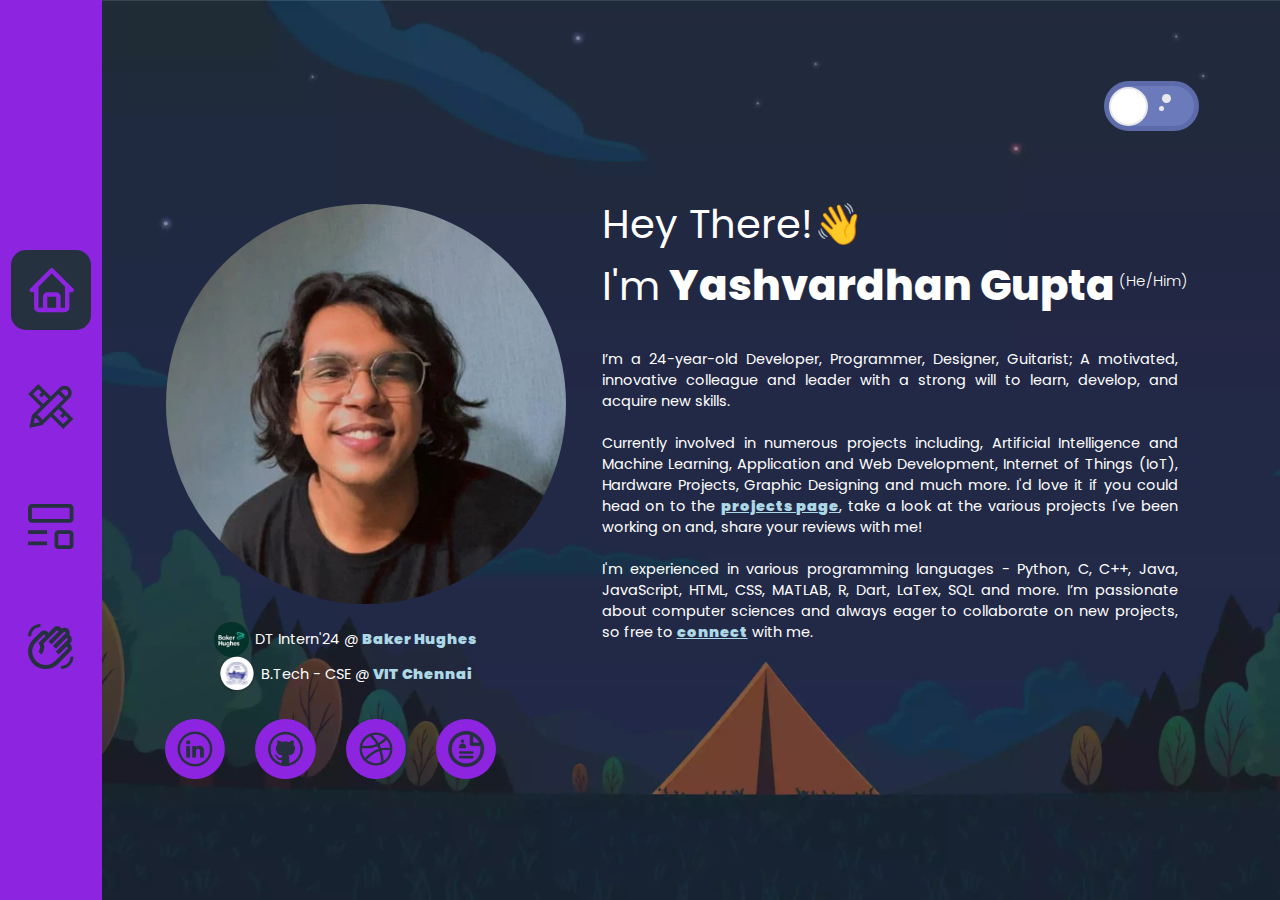
<file: index.html>
<!DOCTYPE html>
<html lang="en">
<head>
    <meta charset="UTF-8">
    <meta http-equiv="X-UA-Compatible" content="IE=edge">
    <meta name="viewport" content="width=device-width, initial-scale=1.0"> 
    <meta name="description" content="Yashvardhan Gupta | 21-year-old Developer, Programmer, Designer, Guitarist; A motivated, innovative colleague and leader with a strong will to learn, develop, and acquire new skills.">
    <meta name="theme-color" content="#8D24DF"/>
    <link rel="icon" href="/assets/images/Home-Purple.svg" type="image/svg+xml">
    <link rel="stylesheet" media="screen and (min-width: 768px)" href="/css/style.css">
    <link rel="stylesheet" media="screen and (max-width: 768px)" href='css/phone.css' />
    <script>document.addEventListener("DOMContentLoaded", function() {
        var homeSocialLinks = document.querySelectorAll("#home_social a");
        homeSocialLinks.forEach(function(link) {
          link.setAttribute("target", "_blank");
        });
      });
      </script>
    <script src="/js/mode.js"></script>
    <title>Home</title>
</head>
<body style="background-image: url(/assets/images/BG-Home-min.webp); background-size: cover;">
    <div class="home-page">
        <!-- navbar -->
        <div class = "navbar">
            <ul>
                <li id="active"><a href="index.html" title="Home | Press Key 1"><img src="/assets/images/Home-Purple.svg" id="home" alt="Yashvardhan Gupta | Home Logo"></a></li>
                <li><a href="/html/project.html" title="Projects | Press Key 2"><img src="/assets/images/Projects.svg" id = "projects"  alt="Yashvardhan Gupta | Project Logo"></a></li>
                <li><a href="/html/blog.html" title="Blog | Press Key 3"><img src="/assets/images/Blog.svg" id = "blog"  alt="Yashvardhan Gupta | Blog Logo"></a></li>
                <li><a href="/html/contact.html" title="Connect | Press Key 4"><img src="/assets/images/Connect.svg" id = "connect"  alt="Yashvardhan Gupta | Contact Logo"></a></li>
            </ul>
        </div>
    
        <!-- home left  -->
        <div class = "home_left">
            <img src = "/assets/images/DP.webp" id = "DP"  alt="Yashvardhan Gupta | Self Image" style="border-radius: 100%;">
            <div class="home_tagline" id="home_tagline">
                <img id = "tagline_logo" src="/assets/images/Logo-BH.jpeg" alt="Baker Hughes Logo">
                <p>DT Intern'24 @ <a href="/html/blog.html#baker_hughes" style="text-decoration: none;">Baker Hughes</a></p>
            </div>

            <div class="home_tagline" id="home_tagline">
                <img id = "tagline_logo" src="/assets/images/Icon-CCPS.svg" alt="VIT Logo" style="scale: 1.1;">
                <p>B.Tech - CSE @ <a href="/html/blog.html#vit" style="text-decoration: none;">VIT Chennai</a></p>
            </div>
            <div class = "home_social" id = "home_social">
                <ul>
                    <li><a href="https://www.linkedin.com/in/yashvardhang11/" title="LinkedIn"><img src="/assets/images/LinkedIn.png"  alt="Yashvardhan Gupta | LinkedIn Logo" id="LinkedIn"></a></li>
                    <li><a href="https://github.com/YashvardhanG" title="GitHub"><img src="/assets/images/GitHub.png"  alt="Yashvardhan Gupta | GitHub Logo" id="GitHub"></a></li>
                    <li><a href="https://dribbble.com/yashvardhang" title="Dribbble"><img src="/assets/images/Dribbble.png"  alt="Yashvardhan Gupta | Dribbble Logo" id="Dribbble"></a></li>
                    <li><a href = "/resume.html" title="CV | Resume"><img src="/assets/images/CV.svg" alt="Yashvardhan Gupta | Resume Logo" id="resume"></a></li>
                </ul>
            </div>
        </div>
    
        <!-- home right  -->
        <div class="home_right">
            <div class="toggle" id="top_right">
                <input type="checkbox" id="toggle" class="toggle--checkbox" onclick="change()"/>
                <label for="toggle" class="toggle--label" title="Toggle | Press Key t">  
                    <span class="toggle--label-background"></span>
                </label>
            </div>
            <h2>Hey There!&#128075;</h2>
            <h1>I'm<strong id="name"> Yashvardhan Gupta</strong><sup id="pronouns"> (He/Him)</sup></h1>
            <p>I’m a <span id="age"></span>-year-old Developer, Programmer, Designer, Guitarist; A motivated, innovative colleague and leader with a strong will to learn, develop, and acquire new skills.
                <br><br>
                Currently involved in numerous projects including, Artificial Intelligence and Machine Learning, Application and Web Development, Internet of Things (IoT), Hardware Projects, Graphic Designing and much more. I'd love it if you could head on to the <a href="/html/project.html">projects page</a>, take a look at the various projects I've been working on and, share your reviews with me!  
                <br><br>
                I'm experienced in various programming languages - Python, C, C++, Java, JavaScript, HTML, CSS, MATLAB, R, Dart, LaTex, SQL and more. I’m passionate about computer sciences and always eager to collaborate on new projects, so free to <a href="/html/contact.html">connect</a> with me.
            </p>
            <script>
                var dob = new Date("07/11/2002");  
                var month_diff = Date.now() - dob.getTime();  
                var age_dt = new Date(month_diff);   
                var year = age_dt.getUTCFullYear();  
                var age = Math.abs(year - 1970);  
                document.getElementById("age").innerHTML = age;
            </script>
        </div>
    </div>

    <!-- helpbox -->
    <div class="helpbox" id="helpbox">
        <div class="helpbox_content" id="helpbox_content">
          <h1>Keyboard Combos <b id="heading_bold">/</b></h1>  
          <p>Navigate the Menu-NavBar<br><b>1</b><b>2</b><b>3</b><b>4</b><br><br>Toggle Light/Dark Mode<br><b>t</b><br><br>Go Back/Next (Projects & Blog)<br><b>⬅</b><b>➡</b><br><br>Scroll Up/Down (Projects & Blog)<br><b>⬆</b><b>⬇</b></p>
        </div>
    </div>

    <!-- popup -->
    <div class="popup" id="popup">
        <div class="popup_content" id="popup_content">
          <h1>&#128064; Pssst</h1>  
          <p>Press the <b>/</b> Forward slash key</p>
        </div>
    </div>

</body>
</html>
</file>
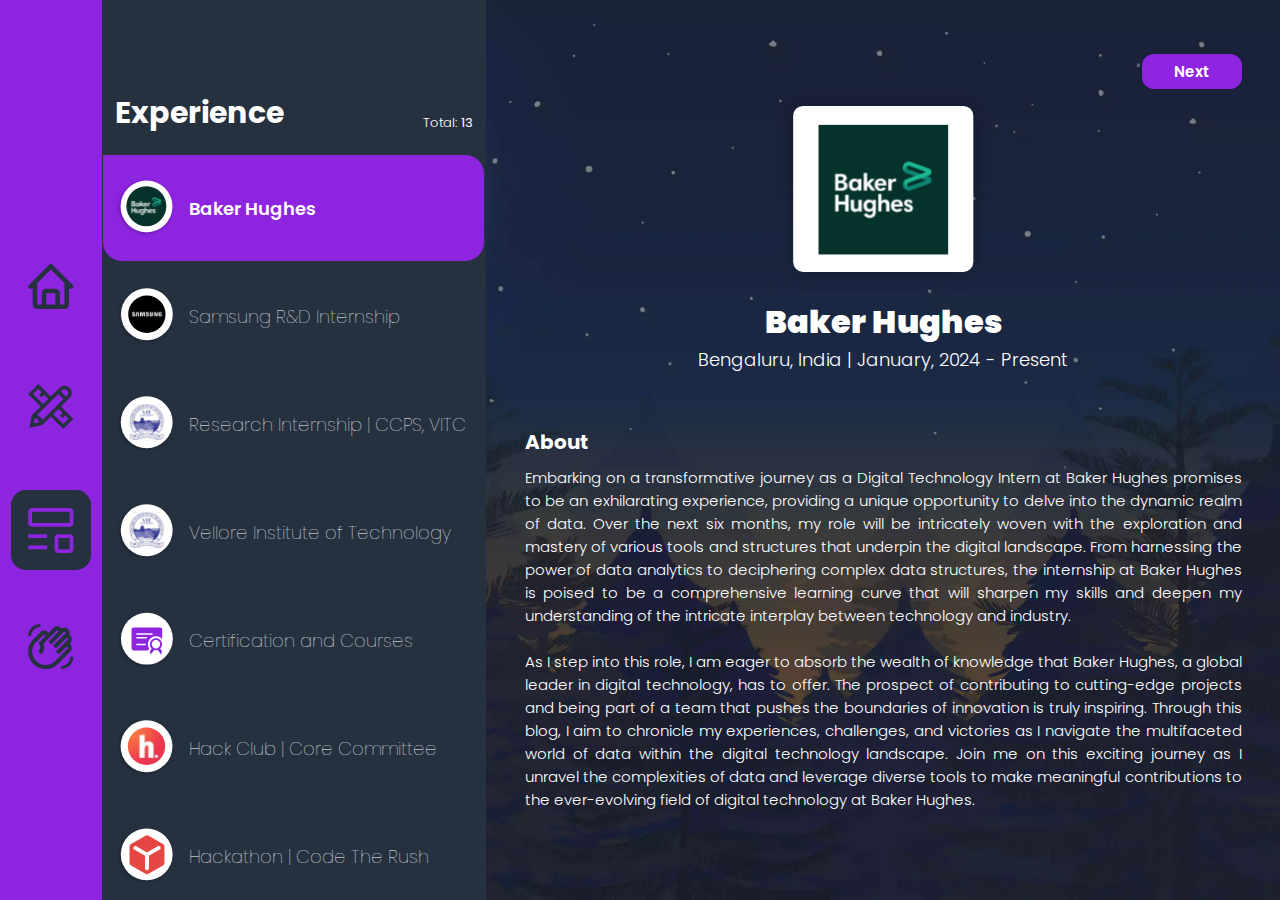
<file: html/blog.html>
<!DOCTYPE html>
<html lang="en">
<head>
    <meta charset="UTF-8">
    <meta http-equiv="X-UA-Compatible" content="IE=edge">
    <meta name="viewport" content="width=device-width, initial-scale=1.0">
    <meta name="description" content="Yashvardhan Gupta | Work Experience, Courses, Samsung, Internships and Workshops.">
    <meta name="theme-color" content="#8D24DF"/>
    <link rel="icon" href="/assets/images/Blog-Purple.svg" type="image/svg+xml">
    <link rel="stylesheet" media="screen and (min-width: 768px)" href="/css/style.css">
    <link rel="stylesheet" media="screen and (max-width: 768px)" href="/css/phone.css" />
    <script src="/js/mode.js"></script>
    <title>Blog</title>
</head>
<body style="background-image: url(/assets/images/BG-Blog-min.webp); background-size: cover;">
    <!-- navbar -->
    <div class = "navbar">
        <ul>
            <li><a href="/index.html" title="Home | Press Key 1"><img src="/assets/images/Home.svg" id="home"  alt="Yashvardhan Gupta | Home Logo"></a></li>
            <li><a href="project.html" title="Projects | Press Key 2"><img src="/assets/images/Projects.svg" id="projects"  alt="Yashvardhan Gupta | Project Logo"></a></li>
            <li id="active"><a href="blog.html" title="Blog | Press Key 3"><img src="/assets/images/Blog-Purple.svg"  alt="Yashvardhan Gupta | Blog Logo"></a></li>
            <li><a href="contact.html" title="Connect | Press Key 4"><img src="/assets/images/Connect.svg" id="connect"  alt="Yashvardhan Gupta | Contact Logo"></a></li>
        </ul>
    </div>

    <!-- pane -->
    <button type="button" id="menu" onclick="blog_menu()">☰</button>
    <div class="pane" id="pane">
        <div class="heading">
            <h1>Experience</h1><h3>Total: <b><span id = "total"></span></b></h3>
        </div>
        <div class="pane-project-container" id="pane_container">
            <div class="pane-project" id="baker_hughes">
                <img src="/assets/images/Icon-BH.svg"  alt="Yashvardhan Gupta | Baker Hughes">
                <h2>Baker Hughes</h2>
            </div>
            <div class="pane-project" id="samsung">
                <img src="/assets/images/Icon-Samsung.svg"  alt="Yashvardhan Gupta | Samsung Internship">
                <h2>Samsung R&D Internship</h2>
            </div>
            <div class="pane-project" id="ccps">
                <img src="/assets/images/Icon-CCPS.svg"  alt="Yashvardhan Gupta | VIT Logo">
                <h2>Research Internship | CCPS, VITC</h2>
            </div>
            <div class="pane-project" id="vit">
                <img src="/assets/images/Icon-CCPS.svg"  alt="Yashvardhan Gupta | VIT Logo">
                <h2>Vellore Institute of Technology</h2>
            </div>
            <div class="pane-project" id="courses">
                <img src="/assets/images/Icon-Certificate.svg"  alt="Yashvardhan Gupta | Certification Courses">
                <h2>Certification and Courses</h2>
            </div>
            <div class="pane-project" id="hc">
                <img src="/assets/images/Icon-HC.svg"  alt="Yashvardhan Gupta | HackClub Logo">
                <h2>Hack Club | Core Committee</h2>
            </div>
            <div class="pane-project" id="hackathon">
                <img src="/assets/images/Icon-Hackathon.svg"  alt="Yashvardhan Gupta | Hackathon Logo">
                <h2>Hackathon | Code The Rush</h2>
            </div>
            <div class="pane-project" id="technovit">
                <img src="/assets/images/Icon-Technovit.svg"  alt="Yashvardhan Gupta | technovit logo">
                <h2>TechoVIT | Overall Coordinator</h2>
            </div>
            <div class="pane-project" id="apac">
                <img src="/assets/images/Icon-Graphics.svg"  alt="Yashvardhan Gupta | Asisa Virtual Conference Logo">
                <h2>Asia Virtual Conference</h2>
            </div>
            <div class="pane-project" id="tkd">
                <img src="/assets/images/Icon-TKD.svg"  alt="Yashvardhan Gupta | Taekwon-Do Logo">
                <h2>Taekwon-Do</h2>
            </div><div class="pane-project" id="mun">
                <img src="/assets/images/Icon-MUN.svg"  alt="Yashvardhan Gupta | MUN Logo">
                <h2>Model United Nations</h2>
            </div>
            <div class="pane-project" id="guitar">
                <img src="/assets/images/Icon-Guitar.svg"  alt="Yashvardhan Gupta | Guitar Logo">
                <h2>Music</h2>
            </div>
            <div class="pane-project" id="literature">
                <img src="/assets/images/Icon-Literature.svg"  alt="Yashvardhan Gupta | Literature Logo">
                <h2>Literature</h2>
            </div>
        </div>
    </div>
    
    <!-- project detail -->
    <div class="project-detail" id="project-detail">
        <div class="nav-buttons">
            <button id="back" title="Back | Press Left Arrow Key" onclick="back()">Back</button>
            <button id="next" title="Next | Press Right Arrow Key" onclick="next()">Next</button>
        </div>
        <img src="/assets/images/Main-Cynthia.svg" alt="" id="main-image"  alt="Yashvardhan Gupta | Main Image">
        <h1 id = "title">Blog Title</h1>
        <h3 id = "byline">Blog Sub-Title</h3>
    </div>

    <!-- helpbox -->
    <div class="helpbox" id="helpbox">
        <div class="helpbox_content" id="helpbox_content">
          <h1>Keyboard Combos <b id="heading_bold">/</b></h1>  
          <p>Navigate the Menu-NavBar<br><b>1</b><b>2</b><b>3</b><b>4</b><br><br>Toggle Light/Dark Mode<br><b>t</b><br><br>Go Back/Next (Projects & Blog)<br><b>⬅</b><b>➡</b><br><br>Scroll Up/Down (Projects & Blog)<br><b>⬆</b><b>⬇</b></p>
        </div>
    </div>

    <script>
        function blog_menu() 
        {
            let toggle = document.getElementById("pane");
            if (toggle.style.visibility == "visible") 
            {
                toggle.style.visibility = "hidden";
                console.log(toggle.style.visibility);
            }
            
            else {
                toggle.style.visibility = "visible";
                console.log(toggle.style.visibility);
            }
        }

        elements = document.getElementsByClassName("pane-project");
        document.getElementById("total").innerHTML = elements.length;
    </script>
    <script src="/js/blog.js"></script>
</body>
</html>
</file>
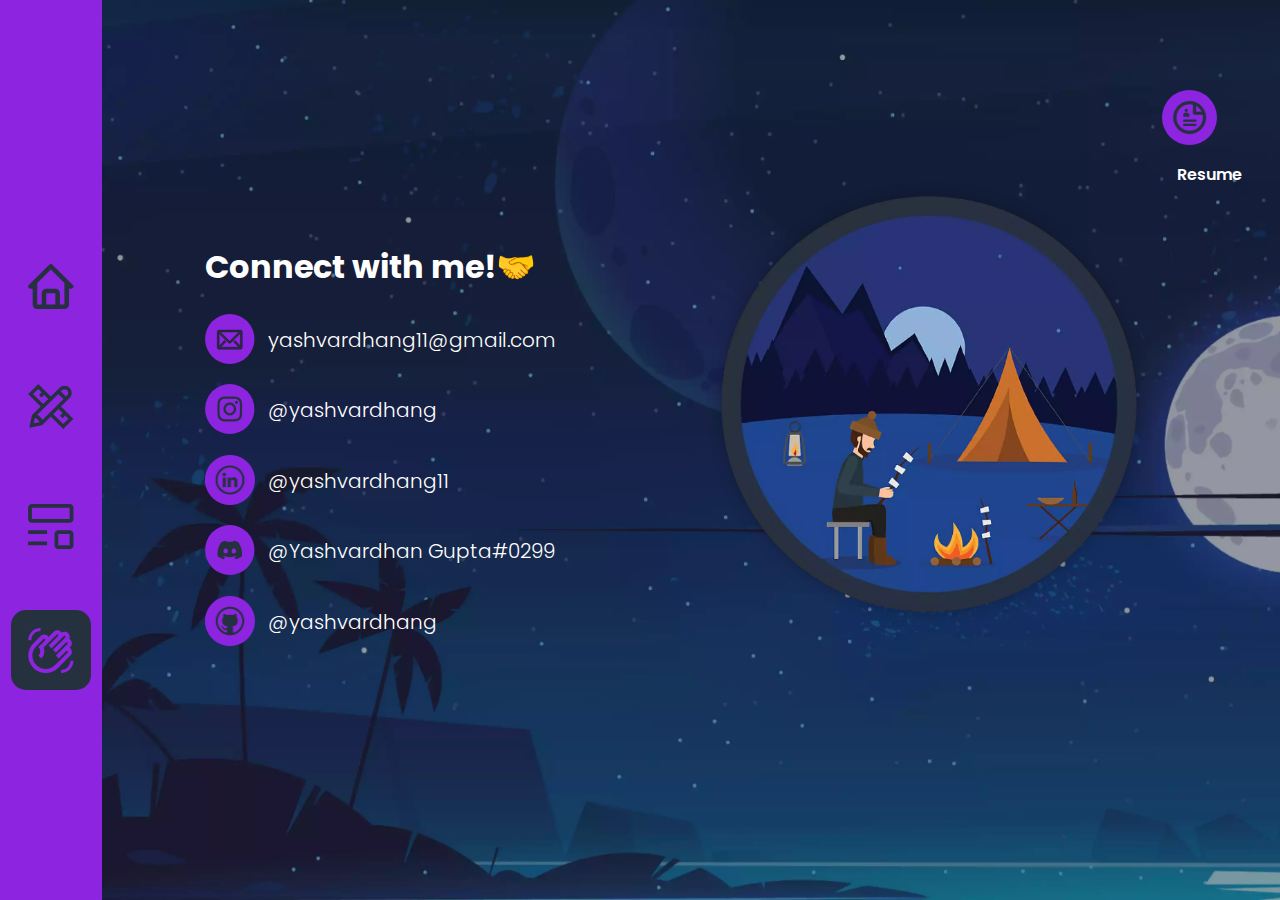
<file: html/contact.html>
<!DOCTYPE html>
<html lang="en">
<head>
    <meta charset="UTF-8">
    <meta http-equiv="X-UA-Compatible" content="IE=edge">
    <meta name="viewport" content="width=device-width, initial-scale=1.0">
    <meta name="description" content="Yashvardhan Gupta | Contact - Connect with me!">
    <meta name="theme-color" content="#8D24DF"/>
    <link rel="icon" href="/assets/images/Connect-Purple.svg" type="image/svg+xml">
    <link rel="stylesheet" media="screen and (min-width: 768px)" href="/css/style.css">
    <link rel="stylesheet" media="screen and (max-width: 768px)" href="/css/phone.css" />
    <script>document.addEventListener("DOMContentLoaded", function() {
        var contactSocialLinks = document.querySelectorAll("#contact_left a");
        contactSocialLinks.forEach(function(link) {
          link.setAttribute("target", "_blank");
        });
      });
      </script>
    <script src="/js/mode.js"></script>
    <title>Contact</title>
</head>
<body style="background-image: url(/assets/images/BG-Contact-min.webp); background-size: cover;">
    <!-- navbar -->
    <div class = "navbar">
        <ul>
            <li><a href="/index.html" title="Home | Press Key 1"><img src="/assets/images/Home.svg" id="home" alt="Yashvardhan Gupta | Home Logo"></a></li>
            <li><a href="project.html" title="Projects | Press Key 2"><img src="/assets/images/Projects.svg" id="projects"  alt="Yashvardhan Gupta | Project Logo"></a></li>
            <li><a href="blog.html" title="Blog | Press Key 3"><img src="/assets/images/Blog.svg" id = "blog"  alt="Yashvardhan Gupta | Blog Logo"></a></li>
            <li id="active"><a href="contact.html" title="Connect | Press Key 4"><img src="/assets/images/Connect-Purple.svg"  alt="Yashvardhan Gupta | Contact Logo"></a></li>
        </ul>
    </div>

    <!-- contact left  -->
    <div class = "contact_left" id="contact_left">
        <h1>Connect with me!&#129309;</h1>
        <div class="contact_field">
            <a href="mailto:yashvardhang11@gmail.com" title="E-Mail" target="_blank" rel="noreferrer noopener"><img src="/assets/images/Icon-Mail.svg"  alt="Yashvardhan Gupta | Mail Logo" id="mail"></a>
            <h2>yashvardhang11@gmail.com</h2>
        </div>
        <div class="contact_field">
            <a href="https://instagram.com/yashvardhang" title="Instagram" target="_blank" rel="noreferrer noopener"><img src="/assets/images/Icon-Insta.svg"  alt="Yashvardhan Gupta | Instagram Logo" id="insta"></a>
            <h2>@yashvardhang</h2>
        </div>
        <div class="contact_field">
            <a href="https://www.linkedin.com/in/yashvardhang11/" title="LinkedIn" target="_blank" rel="noreferrer noopener"><img src="/assets/images/LinkedIn.png"  alt="Yashvardhan Gupta | LinkedIn Logo" id="linkedin"></a>
            <h2>@yashvardhang11</h2>
        </div>
        <div class="contact_field">
            <a href="https://discordapp.com/users/760883282475745340" title="Discord" target="_blank" rel="noreferrer noopener"><img src="/assets/images/Icon-Discord.svg"  alt="Yashvardhan Gupta | Discord Logo" id="discord"></a>
            <h2>@Yashvardhan Gupta#0299</h2>
        </div>
        <div class="contact_field">
            <a href="https://github.com/YashvardhanG" title="GitHub" target="_blank" rel="noreferrer noopener"><img src="/assets/images/GitHub.png"  alt="Yashvardhan Gupta | GitHub Logo" id="github"></a>
            <h2>@yashvardhang</h2>
        </div>
    </div>

    <!-- contact right image  -->
    <div class="contact_right">
        <a href = "/resume.html" id="contact_top-right" title="CV | Resume"><img src="/assets/images/CV.svg" alt="Yashvardhan Gupta | Resume Logo" id="button"></a>
        <img src="/assets/images/Contact-Image-min.webp" alt="Yashvardhan Gupta | Contact Image" id="contact">
    </div>
    <p id = "text">Resume</p>

    <!-- helpbox -->
    <div class="helpbox" id="helpbox">
        <div class="helpbox_content" id="helpbox_content">
          <h1>Keyboard Combos <b id="heading_bold">/</b></h1>  
          <p>Navigate the Menu-NavBar<br><b>1</b><b>2</b><b>3</b><b>4</b><br><br>Toggle Light/Dark Mode<br><b>t</b><br><br>Go Back/Next (Projects & Blog)<br><b>⬅</b><b>➡</b><br><br>Scroll Up/Down (Projects & Blog)<br><b>⬆</b><b>⬇</b></p>
        </div>
    </div>
</body>
</html>
</file>
<file: css/style.css>
@import url('https://fonts.googleapis.com/css2?family=Poppins&display=swap');

/* GENERAL */
* {
	box-sizing: border-box;
	margin: 0;
	padding: 0;
}

html {
	scroll-behavior: smooth;
}

body {
	font-family: 'Poppins', sans-serif;
	color: #263140;
}

a {
	color: #8D24DF;
	font-weight: 900;
}

/* NAVBAR */
.navbar {
	display: flex;
	flex-direction: column;
	justify-content: center;
	align-items: center;
	height: 100vh;
	width: 8vw;
	background: #8D24DF;
	left: 0px;
	top: 0px;
}
 
.navbar ul {
	list-style-type: none;
}

.navbar li {
	margin-top: 40px;
	height: 80px;
	width: 80px;
	display: flex;
  	align-items: center;
	justify-content: center;
}

.navbar li#active {
	background: #fff;
	border-radius: 15px;
	padding-top: 7px;
}

.navbar li:hover {
	background: #692d97;
	border-radius: 15px;
	padding-top: 7px;	
}

.navbar img {
	height: 45px;
}

/* HOME PAGE*/

.home_left {
	height: 100vh;
	top: 0;
	position: absolute;
	width: 30vw;
	margin-left: 12vw;
	display: flex;
	flex-direction: column;
	justify-content: center;
	padding-top: 10vh;
}

.home_left #DP{
	height: 400px;
	width: 400px;
	justify-content: center;
	margin-left: 1vw;
	margin-bottom: 2vh;
}

.home_social{
	align-self: center flex-end;
	margin-top: 3vh;
}

.home_social ul {
	display: flex;
	flex-direction: row;
	list-style-type: none;
	justify-content: center;
}

.home_social img{
	height: 60px;
	margin-right: 30px;
	transition: transform .8s ease-in-out;
}

.home_social img:hover {
	transform: rotate(360deg);
}

.home_right {
	height: 100vh;
	top: 0;
	position: absolute;
	width: 53vw;
	margin-left: 47vw;
	display: flex;
	flex-direction: column;
}

.home_right h2 {
	margin-top: 7vh;
	font-weight: 400;
	font-size: 40px;
	display: inline;
}

.home_right h1 {
	font-weight: 400;
	font-size: 40px;
	display: inline;	
}

.home_right strong {
    font-weight: 800;
    font-size: 42px;
}

.home_right sup {
	font-size: 15px; 
	font-weight: 300;
}

.home_right p {
	margin-top: 3.5vh;
	font-weight: 400;
	font-size: 14.5px;
	display: inline;	
	text-align: justify;
	width: 45vw;
}

.home_right img {
	height: 60px;
	transition: transform .8s ease-in-out;
}

.home_right img:hover {
	transform: rotate(360deg);
}

.home_right #top_right {
	align-self: flex-end;
	margin-top: 2vh;
	margin-right: 2vh;
}

.home_tagline {
	align-self: center;
	display: flex;
}

.home_tagline #tagline_logo {
	height: 35px;
	border-radius: 50px;
}

.home_tagline p {
	margin-left: 0.5vw;
	align-self: center;
	font-weight: 400;
	font-size: 14.5px;
}

/* TOGGLE BUTTON */
:root {
	/** sunny side **/
	--blue-background: #c2e9f6;
	--blue-border: #72cce3;
	--blue-color: #96dcee;
	--yellow-background: #fffaa8;
	--yellow-border: #f5eb71;
	/** dark side **/
	--indigo-background: #808fc7;
	--indigo-border: #5d6baa;
	--indigo-color: #6b7abb;
	--gray-border: #e8e8ea;
	--gray-dots: #e8e8ea;
	/** general **/
	--white: #fff;
}

.toggle--checkbox {
	display: none;
}

.toggle--label {
	width: 95px;
	height: 50px;
	background: var(--blue-color);
	border-radius: 100px;
	border: 5px solid var(--blue-border);
	display: flex;
	position: relative;
	transition: all 350ms ease-in;
	align-self: flex-end;
	margin-top: 7vh;
	margin-right: 7vh;
}

.toggle--label:before {
	animation-name: reverse;
	animation-duration: 350ms;
	animation-fill-mode: forwards;
	transition: all 350ms ease-in;
	content: '';
	width: 35px;
	height: 35px;
	border: 2px solid var(--yellow-border);
	top: 0.5px;
	position: absolute;
	border-radius: 82px;
	background: var(--yellow-background);
}

.toggle--label-background:before {
	content: '';
	position: absolute;
	width: 20px;
	height: 3px;
	border-radius: 5px;
	background: var(--white);
	left: 50px;
	top: 15px;
	transition: all 150ms ease-in;
}

.toggle--label-background:after {
	content: '';
	position: absolute;
	top: 22px;
	width: 20px;
	height: 3px;
	border-radius: 5px;
	background: var(--white);
	left: 57px;
	transition: all 150ms ease-in;
}  
  
.toggle--checkbox:checked + .toggle--label {
	background: var(--indigo-color);
	border-color: var(--indigo-border);
}

.toggle--checkbox:checked + .toggle--label:before {
	background: var(--white);
	border-color: var(--gray-border);
	animation-name: switch;
	animation-duration: 350ms;
	animation-fill-mode: forwards;
}

.toggle--label:after {
	transition-delay: 0ms;
	transition: all 250ms ease-in;
	position: absolute;
	content: '';
	box-shadow: var(--gray-dots) -25px 10px 0 2px, var(--gray-dots) -30px 20px 0 0px;
	left: 80px;
	top: 0px;
	width: 5px;
	height: 5px;
	background: transparent;
	border-radius: 50%;
	opacity: 0;
}

.toggle--checkbox:checked + .toggle--label:after {
	transition-delay: 350ms;
	opacity: 1;
}

.toggle--checkbox:checked + .toggle--label .toggle--label-background:before {
	width: 5px;
	height: 5px;
	top: 15px;
	left: 25px;
}  

.toggle--checkbox:checked + .toggle--label .toggle--label-background:after {
	width: 4px;
	height: 4px;
	left: 15px;
	top: 25px;
}

@keyframes reverse {
	0% {
	  left: 45px;
	  width: 35px;
	}

	60% {
	  left: 0.5px;
	  width: 45px;
	}

	100% {
	  left: 0.5px;
	}
}

@keyframes switch {
	0% {
	  left: 0.5px;
	}

	60% {
	  left: 0.5px;
	  width: 45px;
	}

	100% {
	  left: 45px;
	  width: 35px;
	}
}

/* PROJECTS PAGE */

.pane {
	height: 100vh;
	width: 30vw;
	top: 0px;
	position: absolute;
	margin-left: 8vw;
	display: flex;
	flex-direction: column;
	border-right: 1px solid #F9F8FF;
	background-color: #fff;
}

.heading {
	margin-top: 10vh;
	padding-bottom: 2vh;
	margin-left: 1vw;	
	display: inline;
}

.heading h1 {
	font-weight: 1200;
	font-size: 30px;
	float: left;
}

.heading h3 {
	font-weight: 300;
	font-size: 13px;
	float: right;
	margin-top: 2.5vh;
	margin-right: 1vw;
}

.pane-project-container {
	overflow-x: hidden;
    overflow-y: auto;
}

.pane-project {
	background-color: #fff;
	height: 12vh;
	border-top: 1px solid #F9F8FF;
	display: flex;
	flex-direction: row;
	align-items: center;
}

.pane-project:hover {
	background-color:#F9F8FF;
	cursor: pointer;
}

.pane img {
	height: 60px;
	margin-left: 1vw;
}

.pane h2 {
	font-size: 18px;
	margin-left: 1vw;
	font-weight: 100;
}

button #menu {
	visibility: hidden;
}

/* SCROLLBAR */
::-webkit-scrollbar {
	width: 3px;
}

::-webkit-scrollbar-thumb {
	background: #8D24DF;
}

::-webkit-scrollbar-thumb:hover {
	background: #8D24DF;
}

.project-detail {
	height: 100vh;
	top: 0px;
	position: absolute;
	width: 62vw;
	margin-left: 38vw;
	overflow-x: hidden;
    overflow-y: auto;
	display: flex;
	flex-direction: column;
}

.nav-buttons {
	margin-top: 6vh;
	margin-left: 3vw;
	margin-right: 3vw;
	display: flex;
	flex-direction: row;
	justify-content: space-between;
}

.nav-buttons button {
	background-color: #8D24DF;
	height: 35px;
	width: 100px;
	color: #fff;
	font-family: Poppins;
	font-weight: 600;
	font-size: 15px;
	border: none;
	border-radius: 12px;
}

.nav-buttons button:hover {
	background-color: #692d97;
	cursor: pointer;
}

.project-detail img {
	height: 200px;
}

.project-detail h1 {
	align-self: center;
	margin-top: 1vh;
	font-weight: 900;
}

.project-detail h3 {
	align-self: center;
	font-weight: 300;
	font-size: 18px;
	padding-bottom: 6vh;
}

.project-detail h2 {
	font-weight: 700;
	font-size: 20px;
	margin-left: 3vw;	
}

.project-detail p {
	font-weight: 300;
	font-size: 15px;
	margin-left: 3vw;	
	margin-right: 3vw;
	text-align: justify;
	margin-top: 1vh;
	padding-bottom: 5vh;
}

/* CONTACT PAGE */
.contact_left {
	height: 100vh;
	top: 0;
	position: absolute;
	display: flex;
	flex-direction: column;
	width: 47vw;
	margin-left: 8vw;
	padding-left: 8vw;
	padding-top: 27vh;
}

.contact_left h1 {
	padding-bottom: 1vh;
}

.contact_field {
	display: flex;
	flex-direction: row;
	align-items: center;
	margin-top: 1vh;
}

.contact_field img{
	height: 50px;
	margin-top: 0.5vh;
	transition: transform .8s ease-in-out;
}

.contact_field img:hover {
	transform: rotate(360deg);
}

.contact_field h2 {
	font-weight: 300;
	margin-left: 1vw;
	font-size: 20px;
}

.contact_right {
	top: 0;
	position: absolute;
	width: 45vw;
	margin-left: 55vw;
	height: 100vh;
	display: flex;
	flex-direction: column;
}

#text {
	position: absolute;
	right: 0px;
	top: 0px;
	margin-right: 3vw;
	margin-top: 18vh;
	font-weight: 600;
}

.contact_right #contact_top-right {
	align-self: flex-end;
	margin-top: 7vh;
	margin-right: 7vh;
}

.contact_right img#button {
	height: 55px;
	transition: transform .8s ease-in-out;
}

.contact_right img#button:hover {
	transform: rotate(360deg);
}

.contact_right img{
	height: 450px;
	align-self: flex-start;
	margin-top: 3vh;
}

/* HELPBOX */
.helpbox {
	display: none; 
	position: fixed;
	z-index: 1; 
	padding-top: 20vh; 
	left: 0;
	top: 0;
	width: 100%;
	height: 100%;
	overflow: auto;
	background-color: rgb(0,0,0);
	background-color: rgba(0,0,0,0.4);
}
  
.helpbox_content {
	background-color: #fefefe;
	margin: auto;
	padding: 25px 20px 20px 30px;
	border: 1px solid #888;
	border-radius: 10px;
	width: 70vw;
	height: 60vh;
	overflow: auto;
}

.helpbox_content b 
{
	background-color: #888;
	border-bottom: 4px solid #444;
	border-radius: 2px;
	padding: 4px 7px 3px 7px; /* top/right/bottom/left */
	color: #FFF;
	font-size: 14px;
	margin-right: 1vw;
	font-weight: 800;
}

.helpbox_content b#heading_bold 
{
	font-size: 18px;
	margin-left: 1vw;
	position: absolute;
	margin-top: 1vh;
	font-weight: 800;
}

.helpbox_content p 
{
	margin-top: 3vh;
}

/* POPUP */
.popup  
{
	display: none; 
	position: fixed;
	z-index: 1; 
	padding-top: 87vh; 
	padding-left: 83vw;
	right: 0;
	bottom: 0;
	width: 100%;
	height: 100%;
	overflow: auto;
}
  
.popup_content {
	background-color: #fefefe;
	margin: auto;
	padding: 8px 20px 10px 15px;
	border: 1px solid #888;
	border-radius: 15px 15px 0px 15px;
	width: 15vw;
	height: 11vh;
	overflow: none;
	font-size: 11px;
}

.popup_content b 
{
	background-color: #888;
	border-bottom: 4px solid #444;
	border-radius: 2px;
	padding: 4px 7px 2px 7px; /* top/right/bottom/left */
	color: #FFF;
	font-size: 9px;
}
</file>
<file: css/phone.css>
@import url('https://fonts.googleapis.com/css2?family=Poppins&display=swap');

/* GENERAL */
* {
	box-sizing: border-box;
	margin: 0;
	padding: 0;
}

html {
	scroll-behavior: smooth;
}

body {
	font-family: 'Poppins', sans-serif;
	color: #263140;
}

a {
	color: #8D24DF;
	font-weight: 900;
}

::-webkit-scrollbar {
	width: 3px;
}

::-webkit-scrollbar-thumb {
	background: #8D24DF;
}

::-webkit-scrollbar-thumb:hover {
	background: #8D24DF;
}

/* NAVBAR */
.navbar {
    width: 100%;
    height: 3.5rem;
    background: #8D24DF;
    bottom: 0px;
    position: fixed;
    border-radius: 12px 12px 0px 0px;
    z-index: 999;
}

.navbar ul {
	list-style-type: none;
    display: flex;
    flex-direction: row;
    justify-content: space-between;
    margin-left: 5%;
    margin-right: 5%;
    margin-top: 0.6rem;
}   

.navbar li {
	display: flex;
    height: 2.8rem;
    width: 2.8rem;
  	align-items: center;
	justify-content: center;
}

.navbar img {
    height: 32px;
    width: 32px;
}

.navbar li#active {
	background: #fff;
	border-radius: 10px;
    padding-top: 0.2rem;
}

/* HOME PAGE */

.home-page {
    display: flex;
    flex-direction: column;
}

.home_left {
	width: 100%;
	display: flex;
	flex-direction: column;
	justify-content: center;
    align-items: center;
	padding-top: 10vh;
}

.home_left #DP{
	height: 200px;
	width: 200px;
	margin-bottom: 1vh;
}

.home_social{
	margin-top: 3vh;
    margin-left: 5vw;
}

.home_social ul {
	display: flex;
	flex-direction: row;
	list-style-type: none;
}

.home_social img {
	height: 40px;
	margin-right: 20px;
}

.home_right {
	width: 100%;
	display: flex;
	flex-direction: column;
    padding-left: 10%;
}

.home_right h2 {
	margin-top: 5vh;
	font-weight: 400;
	font-size: 25px;
	display: inline;
}

.home_right h1 {
	font-weight: 400;
	font-size: 25px;
	display: inline;	
}

.home_right strong {
    font-weight: 800;
    font-size: 25px;
}

.home_right sup {
	font-size: 8px; 
	font-weight: 600;
}

.home_right p {
	margin-top: 4vh;
	font-weight: 300;
	font-size: 13px;
	display: inline;	
	text-align: justify;
    margin-right: 10%;
    padding-bottom: 5rem;
}

.home_right img {
	height: 60px;
}

.home_right #top_right {
    top: 0rem;
    position: absolute;
    right: -1.6rem;
}

.home_tagline {
	align-self: center;
	display: flex;
}

.home_tagline #tagline_logo {
	height: 35px;
	border-radius: 50px;
}

.home_tagline p {
	margin-left: 2vw;
	align-self: center;
	font-weight: 300;
	font-size: 13px;
}

.toggle {
    transform: scale(60%);
}

/* TOGGLE BUTTON */
:root {
	/** sunny side **/
	--blue-background: #c2e9f6;
	--blue-border: #72cce3;
	--blue-color: #96dcee;
	--yellow-background: #fffaa8;
	--yellow-border: #f5eb71;
	/** dark side **/
	--indigo-background: #808fc7;
	--indigo-border: #5d6baa;
	--indigo-color: #6b7abb;
	--gray-border: #e8e8ea;
	--gray-dots: #e8e8ea;
	/** general **/
	--white: #fff;
}

.toggle--checkbox {
	display: none;
}

.toggle--label {
	width: 95px;
	height: 50px;
	background: var(--blue-color);
	border-radius: 100px;
	border: 5px solid var(--blue-border);
	display: flex;
	position: relative;
	transition: all 350ms ease-in;
	align-self: flex-end;
	margin-top: 7vh;
	margin-right: 7vh;
}

.toggle--label:before {
	animation-name: reverse;
	animation-duration: 350ms;
	animation-fill-mode: forwards;
	transition: all 350ms ease-in;
	content: '';
	width: 35px;
	height: 35px;
	border: 2px solid var(--yellow-border);
	top: 0.5px;
	position: absolute;
	border-radius: 82px;
	background: var(--yellow-background);
}

.toggle--label-background:before {
	content: '';
	position: absolute;
	width: 20px;
	height: 3px;
	border-radius: 5px;
	background: var(--white);
	left: 50px;
	top: 15px;
	transition: all 150ms ease-in;
}

.toggle--label-background:after {
	content: '';
	position: absolute;
	top: 22px;
	width: 20px;
	height: 3px;
	border-radius: 5px;
	background: var(--white);
	left: 57px;
	transition: all 150ms ease-in;
}  
  
.toggle--checkbox:checked + .toggle--label {
	background: var(--indigo-color);
	border-color: var(--indigo-border);
}

.toggle--checkbox:checked + .toggle--label:before {
	background: var(--white);
	border-color: var(--gray-border);
	animation-name: switch;
	animation-duration: 350ms;
	animation-fill-mode: forwards;
}

.toggle--label:after {
	transition-delay: 0ms;
	transition: all 250ms ease-in;
	position: absolute;
	content: '';
	box-shadow: var(--gray-dots) -25px 10px 0 2px, var(--gray-dots) -30px 20px 0 0px;
	left: 80px;
	top: 0px;
	width: 5px;
	height: 5px;
	background: transparent;
	border-radius: 50%;
	opacity: 0;
}

.toggle--checkbox:checked + .toggle--label:after {
	transition-delay: 350ms;
	opacity: 1;
}

.toggle--checkbox:checked + .toggle--label .toggle--label-background:before {
	width: 5px;
	height: 5px;
	top: 15px;
	left: 25px;
}  

.toggle--checkbox:checked + .toggle--label .toggle--label-background:after {
	width: 4px;
	height: 4px;
	left: 15px;
	top: 25px;
}

@keyframes reverse {
	0% {
	  left: 45px;
	  width: 35px;
	}

	60% {
	  left: 0.5px;
	  width: 45px;
	}

	100% {
	  left: 0.5px;
	}
}

@keyframes switch {
	0% {
	  left: 0.5px;
	}

	60% {
	  left: 0.5px;
	  width: 45px;
	}

	100% {
	  left: 45px;
	  width: 35px;
	}
}

/* PROJECTS PAGE */
button#menu {
    visibility: visible;
	background-color: #8D24DF;
	height: 35px;
	width: 45px;
	color: #fff;
	font-family: Poppins;
	font-weight: 600;
	font-size: 15px;
	border: none;
	border-radius: 5px;
    top: 0px;
    left: 0px;
    margin-top: 0.5rem;
    margin-left: 0.5rem;
    z-index: 999;
}

.pane {
    visibility: hidden;
	height: 90vh;
	width: 100vw;
	top: 0px;
	position: absolute;
	display: flex;
	flex-direction: column;
	border-right: 1px solid #F9F8FF;
	background-color: #fff;
    padding-bottom: 5rem;
    z-index: 998;
    margin-top: 50px;
}

.heading {
	margin-top: 5vh;
	padding-bottom: 3vh;
	margin-left: 1vw;	
	display: inline;
}

.heading h1 {
	font-weight: 900;
	font-size: 25px;
	float: left;
    margin-left: 0.5rem;
}

.heading h3 {
	font-weight: 300;
	font-size: 13px;
	float: right;
	margin-top: 2.5vh;
	margin-right: 1vw;
}

.pane-project-container {
	overflow-x: hidden;
    overflow-y: auto;
}

.pane-project {
	background-color: #fff;
	height: 9.5vh;
	border-top: 1px solid #F9F8FF;
	display: flex;
	flex-direction: row;
	align-items: center;
}

.pane img {
	height: 45px;
	margin-left: 0.5rem;
}

.pane h2 {
	font-size: 16px;
	margin-left: 2vw;
	font-weight: 100;
}

.project-detail {
	top: 40px;
	position: absolute;
	width: 99vw;
	overflow-x: hidden;
    overflow-y: auto;
	display: flex;
	flex-direction: column;
    padding-bottom: 10vh;
}

.nav-buttons {
	margin-top: 5vh;
	margin-left: 3vw;
	margin-right: 3vw;
	display: flex;
	flex-direction: row;
	justify-content: space-between;
}

.nav-buttons button {
	background-color: #8D24DF;
	height: 25px;
	width: 75px;
	color: #fff;
	font-family: Poppins;
	font-weight: 600;
	font-size: 14px;
	border: none;
	border-radius: 6px;
}

.project-detail img {
    margin-top: 3vh;
	height: 150px;
}

.project-detail h1 {
	align-self: center;
	margin-top: 1vh;
	font-weight: 900;
    font-size: 25px;
	text-align: center;
}

.project-detail h3 {
	display: flex;
	width: 98vw;
	justify-content: center;
	font-weight: 300;
	font-size: 18px;
	padding-bottom: 6vh;
	text-align: center;
}

.project-detail h2 {
	font-weight: 700;
	font-size: 18px;
	margin-left: 5vw;	
}

.project-detail p {
	font-weight: 300;
	font-size: 13px;
	margin-left: 5vw;	
	margin-right: 5vw;
	text-align: justify;
	margin-top: 1vh;
	padding-bottom: 5vh;
}

/* CONTACT PAGE */
.contact_left {
	display: flex;
	flex-direction: column;
	width: 100vw;
	padding-left: 8vw;
	padding-top: 15vh;
}

.contact_left h1 {
	padding-bottom: 1vh;
    font-size: 25px;
}

.contact_field {
	display: flex;
	flex-direction: row;
	align-items: center;
	margin-top: 2vh;
}

.contact_field img{
	height: 35px;
	margin-top: 0.5vh;
}

.contact_field h2 {
	font-weight: 300;
	margin-left: 3vw;
	font-size: 18px;
}

.contact_right {
	width: 100vw;
	display: flex;
	flex-direction: column;
    align-items: center;
}

.contact_right #contact_top-right 
{
	align-self: flex-end;
	margin-top: 2.5vh;
	margin-right: 7vw;
}

.contact_right img#button 
{
	height: 40px;	
	position: absolute;
	left: 0px;
	padding-left: 8vw;
}

#text 
{
	position: absolute;
	left: 0px;
	margin-left: 20vw;
	font-weight: 300;
	font-size: 18px;
}

.contact_right img#contact{
	height: 10px;
	visibility: hidden;
}

/* HELPBOX */
.helpbox {
	display: none; 
	position: fixed;
	z-index: 1; 
	padding-top: 20vh; 
	left: 0;
	top: 0;
	width: 100%;
	height: 100%;
	overflow: auto;
	background-color: rgb(0,0,0);
	background-color: rgba(0,0,0,0.4);
}

.helpbox_content {
	background-color: #fefefe;
	margin: auto;
	padding: 25px 20px 20px 30px;
	border: 1px solid #888;
	border-radius: 10px;
	width: 70vw;
	height: 60vh;
	overflow: auto;
}

.helpbox_content b 
{
	background-color: #888;
	border-bottom: 4px solid #444;
	border-radius: 2px;
	padding: 4px 7px 3px 7px; /* top/right/bottom/left */
	color: #FFF;
	font-size: 14px;
	margin-right: 1vw;
}

.helpbox_content b#heading_bold 
{
	font-size: 18px;
	margin-left: 1vw;
	position: absolute;
	margin-top: 1vh;
}

.helpbox_content p 
{
	margin-top: 3vh;
}

/* POPUP */
.popup  
{
	display: none; 
	position: fixed;
	z-index: 1; 
	padding-top: 87vh; 
	padding-left: 83vw;
	right: 0;
	bottom: 0;
	width: 100%;
	height: 100%;
	overflow: auto;
}
  
.popup_content {
	background-color: #fefefe;
	margin: auto;
	padding: 8px 20px 10px 15px;
	border: 1px solid #888;
	border-radius: 15px 15px 0px 15px;
	width: 15vw;
	height: 11vh;
	overflow: none;
	font-size: 11px;
}

.popup_content b 
{
	background-color: #888;
	border-bottom: 4px solid #444;
	border-radius: 2px;
	padding: 4px 7px 2px 7px; /* top/right/bottom/left */
	color: #FFF;
	font-size: 9px;
}
</file>
